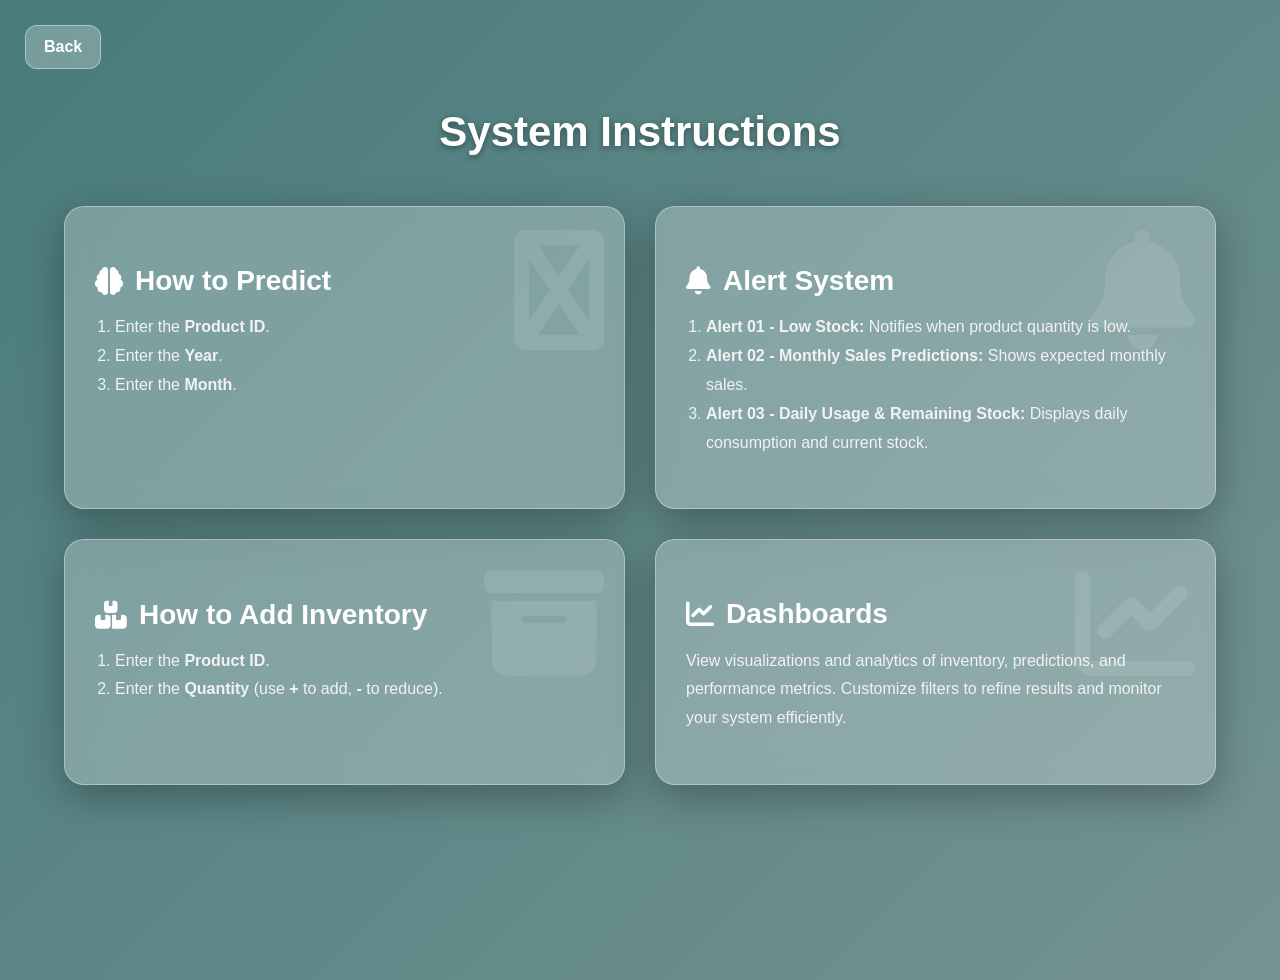
<file: html files/instructions.html>
<!DOCTYPE html>
<html lang="en">
<head>
    <meta charset="UTF-8">
    <title>Instructions</title>
    <link rel="stylesheet" href="https://cdnjs.cloudflare.com/ajax/libs/font-awesome/6.5.0/css/all.min.css">

    <style>
        body {
            margin: 0;
            padding: 0;
            min-height: 100vh;
            font-family: Arial, sans-serif;
            background: linear-gradient(135deg, #497b7bff, #223b3d6f, #206168ff);
            background-size: 400% 400%;
            animation: gradientMove 12s ease infinite;
            display: flex;
            flex-direction: column;
            align-items: center;
            padding-top: 80px;
        }

        @keyframes gradientMove {
            0% { background-position: 0% 50%; }
            50% { background-position: 100% 50%; }
            100% { background-position: 0% 50%; }
        }

        h1 {
            color: #fff;
            font-size: 42px;
            margin-bottom: 50px;
            text-shadow: 0 2px 6px rgba(0,0,0,0.4);
        }

        .instructions-wrapper {
            width: 90%;
            display: flex;
            justify-content: space-between;
            gap: 30px;
            flex-wrap: wrap;
        }

        .instruction-card {
            flex: 1 1 42%;
            min-width: 320px;
            background: rgba(255, 255, 255, 0.25);
            backdrop-filter: blur(14px);
            border: 1px solid rgba(255, 255, 255, 0.35);
            border-radius: 20px;
            padding: 35px 30px;
            box-shadow: 0 12px 40px rgba(0,0,0,0.3);
            animation: fadeUp 0.8s ease;
            color: white;
            position: relative;
            overflow: hidden;
            transition: transform 0.3s ease, box-shadow 0.3s ease;
        }

        .instruction-card:hover {
            transform: translateY(-5px);
            box-shadow: 0 16px 50px rgba(0,0,0,0.4);
        }

        @keyframes fadeUp {
            from { opacity: 0; transform: translateY(25px); }
            to { opacity: 1; transform: translateY(0); }
        }

        .instruction-card h2 {
            font-size: 28px;
            margin-bottom: 15px;
            color: #fff;
            display: flex;
            align-items: center;
            gap: 12px;
        }

        .instruction-card p,
        .instruction-card ol,
        .instruction-card li {
            line-height: 1.8;
            font-size: 16px;
            color: #f2f2f2;
        }

        .instruction-card ol {
            padding-left: 20px;
        }

        /* Icons as background */
        .instruction-card::before {
            content: '';
            position: absolute;
            font-family: "Font Awesome 6 Free";
            font-weight: 900;
            font-size: 120px;
            color: rgba(255,255,255,0.1);
            top: 20px;
            right: 20px;
            pointer-events: none;
        }

        .predict-card::before { content: "\f7af"; } /* brain */
        .alert-card::before { content: "\f0f3"; } /* bell */
        .add-card::before { content: "\f187"; } /* boxes */
        .dashboard-card::before { content: "\f201"; } /* chart-line */

        /* Back button */
        .back-btn {
            position: fixed;
            top: 25px;
            left: 25px;
            background: rgba(255, 255, 255, 0.25);
            backdrop-filter: blur(10px);
            padding: 12px 18px;
            border-radius: 12px;
            color: white;
            font-weight: bold;
            text-decoration: none;
            font-size: 16px;
            border: 1px solid rgba(255,255,255,0.4);
            transition: 0.3s;
            z-index: 1000;
        }

        .back-btn:hover {
            background: rgba(255, 255, 255, 0.4);
            transform: translateY(-2px);
        }

        @media (max-width: 900px) {
            .instruction-card {
                flex: 1 1 100%;
            }
        }

    </style>
</head>

<body>

    <a href="{{ url_for('main_page') }}" class="back-btn">
        Back
    </a>

    <h1>System Instructions</h1>

    <div class="instructions-wrapper">

        <!-- How to Predict -->
        <div class="instruction-card predict-card">
            <h2><i class="fa-solid fa-brain"></i> How to Predict</h2>
            <ol>
                <li>Enter the <strong>Product ID</strong>.</li>
                <li>Enter the <strong>Year</strong>.</li>
                <li>Enter the <strong>Month</strong>.</li>
            </ol>
        </div>

        <!-- Alert System -->
        <div class="instruction-card alert-card">
            <h2><i class="fa-solid fa-bell"></i> Alert System</h2>
            <ol>
                <li><strong>Alert 01 - Low Stock:</strong> Notifies when product quantity is low.</li>
                <li><strong>Alert 02 - Monthly Sales Predictions:</strong> Shows expected monthly sales.</li>
                <li><strong>Alert 03 - Daily Usage & Remaining Stock:</strong> Displays daily consumption and current stock.</li>
            </ol>
        </div>

        <!-- How to Add Inventory -->
        <div class="instruction-card add-card">
            <h2><i class="fa-solid fa-boxes"></i> How to Add Inventory</h2>
            <ol>
                <li>Enter the <strong>Product ID</strong>.</li>
                <li>Enter the <strong>Quantity</strong> (use <strong>+</strong> to add, <strong>-</strong> to reduce).</li>
            </ol>
        </div>

        <!-- Dashboards -->
        <div class="instruction-card dashboard-card">
            <h2><i class="fa-solid fa-chart-line"></i> Dashboards</h2>
            <p>
                View visualizations and analytics of inventory, predictions, and performance metrics.
                Customize filters to refine results and monitor your system efficiently.
            </p>
        </div>

    </div>

</body>
</html>
</file>
